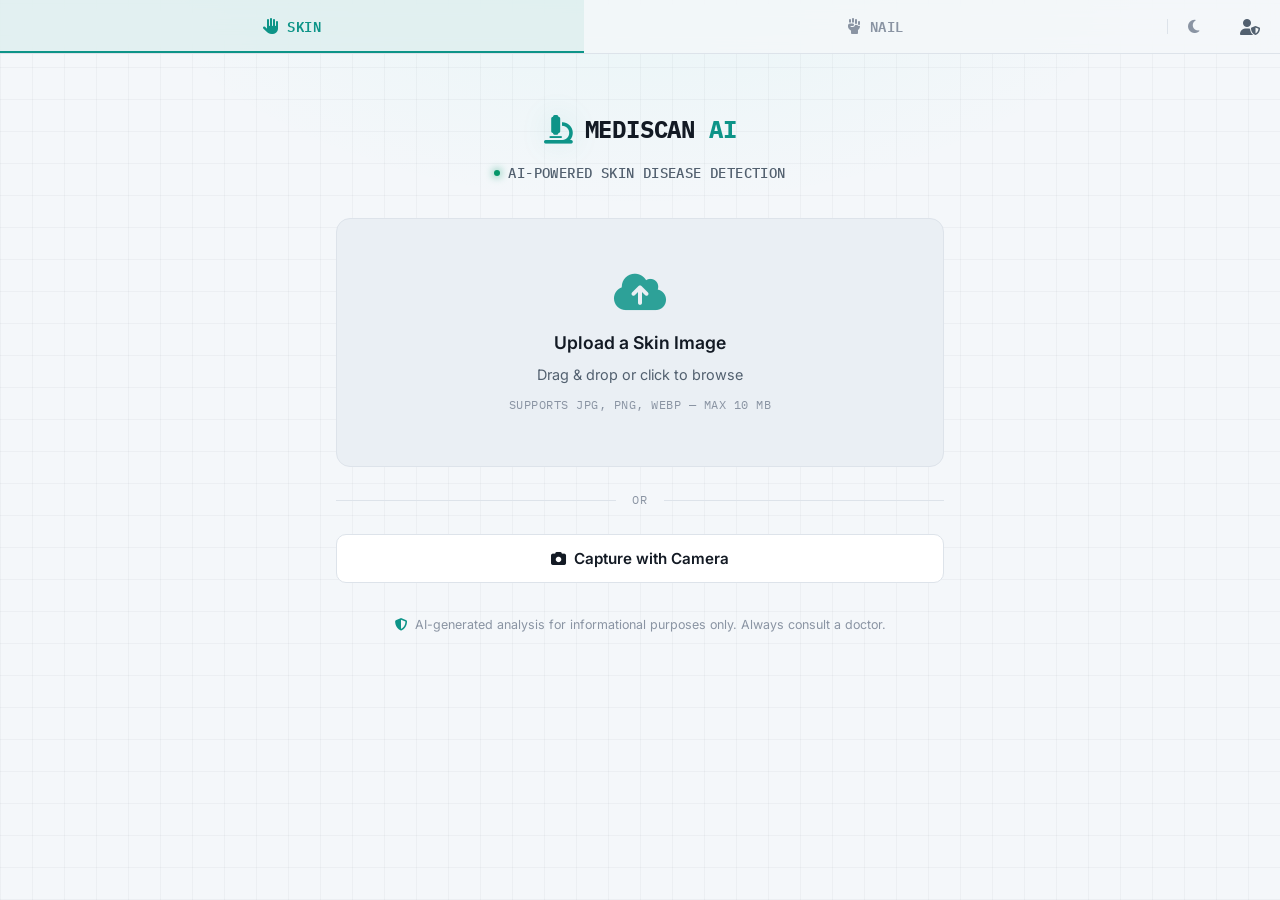
<file: frontend/index.html>
<!doctype html>
<html lang="en">
  <head>
    <meta charset="UTF-8" />
    <meta
      name="viewport"
      content="width=device-width, initial-scale=1.0, viewport-fit=cover"
    />
    <meta name="theme-color" content="#090d13" id="meta-theme-color" />
    <script>
      (function () {
        try {
          var stored = localStorage.getItem("mediscan-theme");
          var theme =
            stored ||
            (window.matchMedia &&
            window.matchMedia("(prefers-color-scheme: light)").matches
              ? "light"
              : "dark");
          if (theme === "light")
            document.documentElement.setAttribute("data-theme", "light");
        } catch (e) {}
      })();
    </script>
    <meta
      name="description"
      content="AI-Powered Skin & Nail Disease Detection — Upload or capture an image for instant AI analysis."
    />
    <meta name="apple-mobile-web-app-capable" content="yes" />
    <meta
      name="apple-mobile-web-app-status-bar-style"
      content="black-translucent"
    />
    <meta name="apple-mobile-web-app-title" content="MediScan AI" />
    <link rel="apple-touch-icon" href="icons/icon-192.png" />
    <link rel="manifest" href="manifest.json" />

    <title>MediScan AI — Skin & Nail Disease Detector</title>

    <!-- Google Fonts: Inter (body) + IBM Plex Mono (technical/readout accents) -->
    <link rel="preconnect" href="https://fonts.googleapis.com" />
    <link rel="preconnect" href="https://fonts.gstatic.com" crossorigin />
    <link
      href="https://fonts.googleapis.com/css2?family=Inter:wght@400;500;600;700;800&family=IBM+Plex+Mono:wght@500;600;700&display=swap"
      rel="stylesheet"
    />

    <!-- Font Awesome 6 (free) -->
    <link
      rel="stylesheet"
      href="https://cdnjs.cloudflare.com/ajax/libs/font-awesome/6.5.1/css/all.min.css"
    />

    <!-- Custom CSS -->
    <link rel="stylesheet" href="css/style.css" />
  </head>

  <body>
    <!-- ═══ PWA Install Banner ═══ -->
    <div id="install-banner" class="install-banner hidden">
      <div class="install-banner-content">
        <i class="fa-solid fa-mobile-screen-button"></i>
        <span>Install <strong>MediScan AI</strong> for offline access</span>
        <button id="install-btn" class="btn btn-sm">Install</button>
        <button id="dismiss-install" class="btn-icon" aria-label="Dismiss">
          <i class="fa-solid fa-xmark"></i>
        </button>
      </div>
    </div>

    <!-- ═══ Navigation Tabs ═══ -->
    <nav class="nav-tabs" id="nav-tabs">
      <button id="nav-skin" class="nav-tab active" data-mode="skin">
        <i class="fa-solid fa-hand"></i>
        <span>Skin</span>
      </button>

      <button id="nav-nail" class="nav-tab" data-mode="nail">
        <i class="fa-solid fa-hand-fist"></i>
        <span>Nail</span>
      </button>

      <button
        id="theme-toggle"
        class="theme-toggle"
        aria-label="Switch between light and dark theme"
        title="Switch theme"
      >
        <i class="fa-solid fa-sun icon-sun"></i>
        <i class="fa-solid fa-moon icon-moon"></i>
      </button>

      <button id="loginBtn" class="admin-btn">
        <i class="fa-solid fa-user-shield"></i>
      </button>
    </nav>

    <!-- ═══ Main Container ═══ -->
    <main class="container">
      <!-- Header -->
      <header class="header">
        <div class="logo">
          <i class="fa-solid fa-microscope"></i>
          <h1>MediScan <span>AI</span></h1>
        </div>
        <p class="subtitle" id="page-subtitle">
          AI-Powered Skin Disease Detection
        </p>
      </header>

      <!-- Upload Section -->
      <section class="upload-section" id="upload-section">
        <div class="upload-zone" id="upload-zone">
          <div class="upload-zone-content" id="upload-zone-content">
            <i class="fa-solid fa-cloud-arrow-up upload-icon"></i>
            <h3 id="upload-heading">Upload a Skin Image</h3>
            <p>Drag & drop or click to browse</p>
            <p class="upload-hint">Supports JPG, PNG, WEBP — Max 10 MB</p>
          </div>
          <input type="file" id="image-input" accept="image/*" hidden />
        </div>

        <div class="divider">
          <span>or</span>
        </div>

        <!-- Camera Capture -->
        <div class="camera-section">
          <button id="camera-btn" class="btn btn-camera">
            <i class="fa-solid fa-camera"></i> Capture with Camera
          </button>
          <video
            id="camera-preview"
            class="camera-preview hidden"
            autoplay
            playsinline
          ></video>
          <div class="camera-actions hidden" id="camera-actions">
            <button id="capture-btn" class="btn btn-primary">
              <i class="fa-solid fa-camera"></i> Capture
            </button>
            <button id="close-camera-btn" class="btn btn-secondary">
              <i class="fa-solid fa-xmark"></i> Close
            </button>
          </div>
        </div>

        <!-- Preview & Analyze -->
        <div id="preview-section" class="preview-section hidden">
          <h3>Image Preview</h3>
          <div class="preview-wrapper">
            <img id="preview-image" alt="Preview" />
            <button
              id="remove-image-btn"
              class="btn-icon remove-btn"
              aria-label="Remove image"
            >
              <i class="fa-solid fa-xmark"></i>
            </button>
          </div>
          <button id="analyze-btn" class="btn btn-primary btn-analyze">
            <i class="fa-solid fa-flask"></i> Analyze Condition
          </button>
        </div>
      </section>

      <!-- Loading -->
      <section id="loading-section" class="loading-section hidden">
        <div class="spinner"></div>
        <p class="loading-text" id="loading-text">Analyzing your skin image</p>
        <p class="loading-sub">This usually takes a few seconds</p>
      </section>

      <!-- Results Dashboard -->
      <section id="results-section" class="results-section hidden">
        <div class="results-header">
          <h2><i class="fa-solid fa-clipboard-check"></i> Analysis Results</h2>
          <button id="new-analysis-btn" class="btn btn-secondary btn-sm">
            <i class="fa-solid fa-arrow-left"></i> New Analysis
          </button>
        </div>

        <!-- Disease Name Hero with Image -->
        <div class="result-hero">
          <div class="hero-image-wrapper">
            <img id="result-image" class="result-image" alt="Analyzed image" />
          </div>
          <div class="hero-badge">
            <i class="fa-solid fa-microscope"></i>
            <span>Detected Condition</span>
          </div>
          <h3 id="disease-name" class="disease-name">—</h3>
        </div>

        <!-- Metrics Grid (4 cards) -->
        <div class="metrics-grid">
          <div class="metric-card">
            <div
              class="metric-icon"
              style="background: rgba(45, 216, 196, 0.15)"
            >
              <i class="fa-solid fa-chart-line" style="color: #2dd8c4"></i>
            </div>
            <div class="metric-info">
              <span class="metric-label">Probability</span>
              <span id="probability-value" class="metric-number">0%</span>
            </div>
            <div class="metric-track">
              <div
                class="metric-fill"
                id="probability-bar"
                style="width: 0%; background: #2dd8c4"
              ></div>
            </div>
          </div>
          <div class="metric-card">
            <div
              class="metric-icon"
              style="background: rgba(52, 211, 153, 0.15)"
            >
              <i class="fa-solid fa-shield-halved" style="color: #34d399"></i>
            </div>
            <div class="metric-info">
              <span class="metric-label">Confidence</span>
              <span id="confidence-value" class="metric-number">0%</span>
            </div>
            <div class="metric-track">
              <div
                class="metric-fill"
                id="confidence-bar"
                style="width: 0%; background: #34d399"
              ></div>
            </div>
          </div>
          <div class="metric-card">
            <div
              class="metric-icon"
              style="background: rgba(240, 180, 41, 0.15)"
            >
              <i class="fa-solid fa-bullseye" style="color: #f0b429"></i>
            </div>
            <div class="metric-info">
              <span class="metric-label">Accuracy</span>
              <span id="accuracy-value" class="metric-number">0%</span>
            </div>
            <div class="metric-track">
              <div
                class="metric-fill"
                id="accuracy-bar"
                style="width: 0%; background: #f0b429"
              ></div>
            </div>
          </div>
          <div class="metric-card">
            <div
              class="metric-icon"
              style="background: rgba(251, 99, 96, 0.15)"
            >
              <i
                class="fa-solid fa-triangle-exclamation"
                style="color: #fb6360"
              ></i>
            </div>
            <div class="metric-info">
              <span class="metric-label">Risk Level</span>
              <span id="risk-value" class="metric-number">0%</span>
            </div>
            <div class="metric-track">
              <div
                class="metric-fill"
                id="risk-bar"
                style="width: 0%; background: #fb6360"
              ></div>
            </div>
          </div>
        </div>

        <!-- Severity & Contagious Row -->
        <div class="status-row">
          <div class="status-chip" id="severity-chip">
            <i class="fa-solid fa-triangle-exclamation"></i>
            <span>Severity: <strong id="severity">—</strong></span>
          </div>
          <div class="status-chip" id="contagious-chip">
            <i class="fa-solid fa-biohazard"></i>
            <span>Contagious: <strong id="contagious">—</strong></span>
          </div>
        </div>

        <!-- Description -->
        <div class="detail-card">
          <div class="detail-header">
            <i class="fa-solid fa-align-left"></i>
            <span>Description</span>
          </div>
          <p id="description" class="detail-text">—</p>
        </div>

        <!-- Symptoms, Causes, Treatments in a clean layout -->
        <div class="detail-card">
          <div class="detail-header">
            <i class="fa-solid fa-list"></i>
            <span>Common Symptoms</span>
          </div>
          <ul id="symptoms-list" class="detail-list"></ul>
        </div>

        <div class="detail-card">
          <div class="detail-header">
            <i class="fa-solid fa-search"></i>
            <span>Possible Causes</span>
          </div>
          <ul id="causes-list" class="detail-list"></ul>
        </div>

        <div class="detail-card">
          <div class="detail-header">
            <i class="fa-solid fa-prescription-bottle"></i>
            <span>Recommended Treatments</span>
          </div>
          <ul id="treatments-list" class="detail-list"></ul>
        </div>

        <!-- Consult Doctor Alert -->
        <div id="consult-alert" class="consult-alert hidden">
          <i class="fa-solid fa-circle-exclamation"></i>
          <div>
            <strong>Consult a Dermatologist</strong>
            <p>
              This analysis is AI-generated and not a medical diagnosis. Please
              consult a qualified healthcare professional.
            </p>
          </div>
        </div>
      </section>

      <!-- Footer -->
      <footer class="footer">
        <p>
          <i class="fa-solid fa-shield-halved"></i> AI-generated analysis for
          informational purposes only. Always consult a doctor.
        </p>
      </footer>
    </main>

    <!-- ═══ Scripts ═══ -->
    <script src="js/theme.js"></script>
    <script src="js/app.js"></script>
  </body>
</html>
</file>
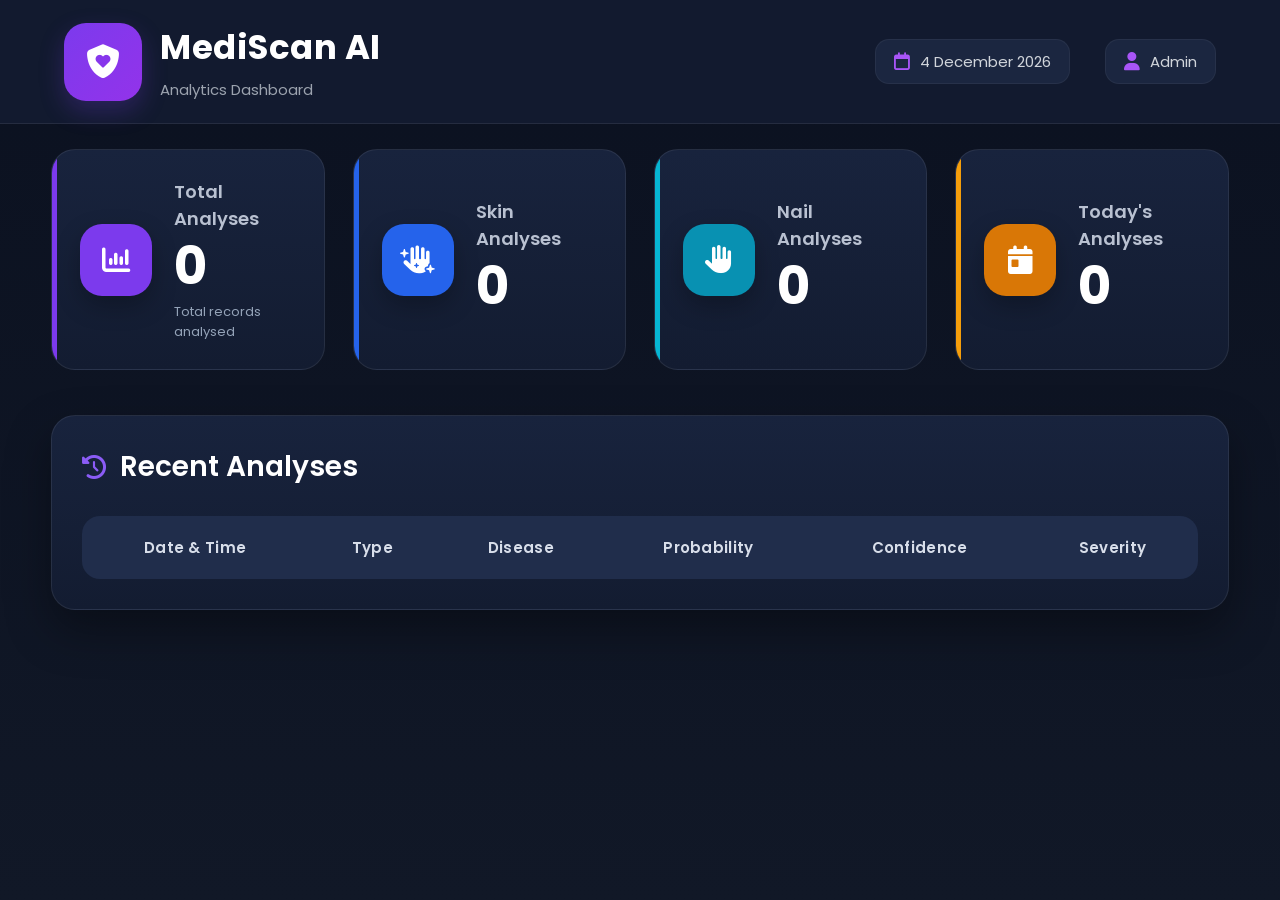
<file: frontend/dashboard.html>
<!doctype html>
<html lang="en">
  <head>
    <meta charset="UTF-8" />
    <meta name="viewport" content="width=device-width, initial-scale=1.0" />
    <title>MediScan AI Dashboard</title>

    <link rel="stylesheet" href="css/dashboard.css" />

    <!-- Google Font -->
    <link
      href="https://fonts.googleapis.com/css2?family=Poppins:wght@300;400;500;600;700&display=swap"
      rel="stylesheet"
    />

    <!-- Font Awesome Icons -->
    <link
      rel="stylesheet"
      href="https://cdnjs.cloudflare.com/ajax/libs/font-awesome/6.6.0/css/all.min.css"
    />
  </head>

  <body>
    <!-- ================= HEADER ================= -->

    <header class="header">
      <div class="logo-section">
        <div class="logo">
          <i class="fa-solid fa-shield-heart"></i>
        </div>

        <div>
          <h1>MediScan AI</h1>
          <p>Analytics Dashboard</p>
        </div>
      </div>

      <div class="header-right">
        <div class="date">
          <i class="fa-regular fa-calendar"></i>
          <span id="currentDate">28 July 2026</span>
        </div>

        <div class="admin">
          <i class="fa-solid fa-user"></i>
          <span>Admin</span>
        </div>
      </div>
    </header>

    <!-- ================= MAIN ================= -->

    <main class="container">
      <!-- Dashboard Heading -->

      <!-- ================= STATISTICS ================= -->

      <section class="stats-container">
        <!-- Total -->

        <div class="card">
          <div class="card-icon purple">
            <i class="fa-solid fa-chart-column"></i>
          </div>

          <div class="card-content">
            <h3>Total Analyses</h3>

            <h1 id="totalAnalysis">0</h1>

            <p>Total records analysed</p>
          </div>
        </div>

        <!-- Skin -->

        <div class="card">
          <div class="card-icon blue">
            <i class="fa-solid fa-hand-sparkles"></i>
          </div>
          <div class="card-content">
            <h3>Skin Analyses</h3>

            <h1 id="skinAnalysis">0</h1>
          </div>
        </div>

        <!-- Nail -->

        <div class="card">
          <div class="card-icon cyan">
            <i class="fa-solid fa-hand"></i>
          </div>

          <div class="card-content">
            <h3>Nail Analyses</h3>

            <h1 id="nailAnalysis">0</h1>
          </div>
        </div>

        <!-- Today -->

        <div class="card">
          <div class="card-icon orange">
            <i class="fa-solid fa-calendar-day"></i>
          </div>

          <div class="card-content">
            <h3>Today's Analyses</h3>

            <h1 id="todayAnalysis">0</h1>
          </div>
        </div>
      </section>

      <!-- ================= RECENT ANALYSES ================= -->

      <section class="history-section">
        <div class="history-header">
          <div class="section-title">
            <i class="fa-solid fa-clock-rotate-left"></i>

            <h2>Recent Analyses</h2>
          </div>
        </div>

        <div class="table-container">
          <table>
            <thead>
              <tr>
                <th>Date & Time</th>

                <th>Type</th>

                <th>Disease</th>

                <th>Probability</th>

                <th>Confidence</th>

                <th>Severity</th>
              </tr>
            </thead>

            <tbody id="historyTable">
              <!-- JavaScript will insert rows here -->
            </tbody>
          </table>
        </div>
      </section>
    </main>
    <script src="js/dashboard.js"></script>
  </body>
</html>
</file>
<file: frontend/css/style.css>
/* ═══════════════════════════════════════════════════════════════════
   MediScan AI — Styles
   Visual identity: clinical scanner / diagnostic readout.
   Deep indigo-navy field, teal "scan" accent, mono readouts for data,
   corner-bracket "viewfinder" frames around every image target.
   ═══════════════════════════════════════════════════════════════════ */

/* ── CSS Variables ─────────────────────────────────────────────── */
:root {
  --bg-primary: #090d13;
  --bg-secondary: #0f1520;
  --bg-card: #121926;
  --bg-card-hover: #1a2333;
  --text-primary: #eaf0f6;
  --text-secondary: #8b96a8;
  --text-muted: #576174;

  /* scan teal — the signature accent */
  --accent: #2dd8c4;
  --accent-hover: #6ee7d8;
  --accent-glow: rgba(45, 216, 196, 0.22);
  --accent-dim: rgba(45, 216, 196, 0.08);

  --success: #34d399;
  --warning: #f0b429;
  --danger: #fb6360;
  --danger-bg: rgba(251, 99, 96, 0.1);

  --border: #212c3d;
  --border-soft: #1a2432;

  --radius: 14px;
  --radius-sm: 10px;
  --radius-xs: 6px;
  --shadow: 0 8px 32px rgba(0, 0, 0, 0.45);
  --transition: 0.25s cubic-bezier(0.4, 0, 0.2, 1);

  --font-mono: "IBM Plex Mono", "SFMono-Regular", Menlo, monospace;
  --font-body:
    "Inter", -apple-system, BlinkMacSystemFont, "Segoe UI", sans-serif;

  --grid-line: rgba(255, 255, 255, 0.015);
  --hero-grad-start: #121a28;
  --hero-grad-end: #0a0f18;
  --overlay-scrim: rgba(9, 13, 19, 0.75);
  --nav-scrim: rgba(9, 13, 19, 0.85);
  color-scheme: dark;
}

/* ── Light theme ───────────────────────────────────────────────── */
html[data-theme="light"] {
  --bg-primary: #f4f7fa;
  --bg-secondary: #eaeff4;
  --bg-card: #ffffff;
  --bg-card-hover: #eef2f7;
  --text-primary: #131a24;
  --text-secondary: #52606f;
  --text-muted: #8a94a3;

  --accent: #0d9488;
  --accent-hover: #0b7d72;
  --accent-glow: rgba(13, 148, 136, 0.16);
  --accent-dim: rgba(13, 148, 136, 0.08);

  --success: #059669;
  --warning: #b45309;
  --danger: #dc2626;
  --danger-bg: rgba(220, 38, 38, 0.07);

  --border: #dde3ea;
  --border-soft: #cbd4de;
  --shadow: 0 8px 28px rgba(15, 23, 42, 0.08);

  --grid-line: rgba(15, 23, 42, 0.035);
  --hero-grad-start: #ffffff;
  --hero-grad-end: #eef2f7;
  --overlay-scrim: rgba(255, 255, 255, 0.8);
  --nav-scrim: rgba(244, 247, 250, 0.85);
  color-scheme: light;
}

html[data-theme="light"] .btn-primary {
  color: #f4f7fa;
}

html[data-theme="light"] .remove-btn {
  color: var(--text-primary);
}

html[data-theme="light"] .hero-image-wrapper,
html[data-theme="light"] .result-hero {
  box-shadow: var(--shadow);
}

/* ── Reset ─────────────────────────────────────────────────────── */
*,
*::before,
*::after {
  margin: 0;
  padding: 0;
  box-sizing: border-box;
}

html {
  scroll-behavior: smooth;
  -webkit-tap-highlight-color: transparent;
}

body {
  font-family: var(--font-body);
  background:
    radial-gradient(
      ellipse 900px 500px at 50% -10%,
      rgba(45, 216, 196, 0.07),
      transparent 60%
    ),
    repeating-linear-gradient(
      0deg,
      var(--grid-line) 0px,
      var(--grid-line) 1px,
      transparent 1px,
      transparent 32px
    ),
    repeating-linear-gradient(
      90deg,
      var(--grid-line) 0px,
      var(--grid-line) 1px,
      transparent 1px,
      transparent 32px
    ),
    var(--bg-primary);
  color: var(--text-primary);
  min-height: 100vh;
  min-height: 100dvh;
  line-height: 1.6;
  -webkit-font-smoothing: antialiased;
  transition:
    background-color var(--transition),
    color var(--transition);
}

body,
.upload-zone,
.preview-wrapper,
.result-hero,
.metric-card,
.detail-card,
.status-chip,
.nav-tabs,
.btn-secondary,
.btn-camera,
.install-banner {
  transition:
    background-color var(--transition),
    border-color var(--transition),
    color var(--transition),
    box-shadow var(--transition);
}

::selection {
  background: var(--accent);
  color: #06110f;
}

:focus-visible {
  outline: 2px solid var(--accent);
  outline-offset: 2px;
  border-radius: 4px;
}

/* ── Container ─────────────────────────────────────────────────── */
.container {
  max-width: 640px;
  margin: 0 auto;
  padding: 20px 16px 40px;
}

/* ── Header ────────────────────────────────────────────────────── */
.header {
  text-align: center;
  padding: 36px 0 26px;
}

.logo {
  display: flex;
  align-items: center;
  justify-content: center;
  gap: 12px;
  margin-bottom: 10px;
}

.logo i {
  font-size: 1.8rem;
  color: var(--accent);
  filter: drop-shadow(0 0 14px var(--accent-glow));
}

.logo h1 {
  font-family: var(--font-mono);
  font-size: 1.5rem;
  font-weight: 700;
  letter-spacing: -0.2px;
  text-transform: uppercase;
}

.logo h1 span {
  color: var(--accent);
}

.subtitle {
  color: var(--text-secondary);
  font-size: 0.85rem;
  font-weight: 500;
  font-family: var(--font-mono);
  letter-spacing: 0.4px;
  text-transform: uppercase;
  position: relative;
  display: inline-flex;
  align-items: center;
  gap: 8px;
}

.subtitle::before {
  content: "";
  width: 6px;
  height: 6px;
  border-radius: 50%;
  background: var(--success);
  box-shadow: 0 0 8px var(--success);
  display: inline-block;
  animation: pulse-dot 2s ease-in-out infinite;
}

@keyframes pulse-dot {
  0%,
  100% {
    opacity: 1;
  }
  50% {
    opacity: 0.35;
  }
}

/* ── Viewfinder frame (signature element) ─────────────────────────
   Corner-bracket marks applied via layered gradients — no extra
   markup required, works on any element that gets this class. ── */
.upload-zone,
.preview-wrapper,
.hero-image-wrapper,
.camera-preview {
  --vf-color: var(--accent);
  --vf-len: 18px;
  --vf-thick: 2px;
  background-image:
    linear-gradient(
      to right,
      var(--vf-color) var(--vf-thick),
      transparent var(--vf-thick)
    ),
    linear-gradient(
      to bottom,
      var(--vf-color) var(--vf-thick),
      transparent var(--vf-thick)
    ),
    linear-gradient(
      to left,
      var(--vf-color) var(--vf-thick),
      transparent var(--vf-thick)
    ),
    linear-gradient(
      to bottom,
      var(--vf-color) var(--vf-thick),
      transparent var(--vf-thick)
    ),
    linear-gradient(
      to right,
      var(--vf-color) var(--vf-thick),
      transparent var(--vf-thick)
    ),
    linear-gradient(
      to top,
      var(--vf-color) var(--vf-thick),
      transparent var(--vf-thick)
    ),
    linear-gradient(
      to left,
      var(--vf-color) var(--vf-thick),
      transparent var(--vf-thick)
    ),
    linear-gradient(
      to top,
      var(--vf-color) var(--vf-thick),
      transparent var(--vf-thick)
    );
  background-repeat: no-repeat;
  background-size:
    var(--vf-len) var(--vf-thick),
    var(--vf-thick) var(--vf-len),
    var(--vf-len) var(--vf-thick),
    var(--vf-thick) var(--vf-len),
    var(--vf-len) var(--vf-thick),
    var(--vf-thick) var(--vf-len),
    var(--vf-len) var(--vf-thick),
    var(--vf-thick) var(--vf-len);
  background-position:
    top left,
    top left,
    top right,
    top right,
    bottom left,
    bottom left,
    bottom right,
    bottom right;
  opacity: 0;
  animation: vf-in 0.3s ease forwards;
  animation-delay: 0.1s;
}

@keyframes vf-in {
  to {
    opacity: 1;
  }
}

/* ── Upload Zone ───────────────────────────────────────────────── */
.upload-section {
  margin-top: 8px;
}

.upload-zone {
  border: 1px solid var(--border);
  border-radius: var(--radius);
  padding: 52px 24px;
  text-align: center;
  cursor: pointer;
  transition: var(--transition);
  background-color: var(--bg-secondary);
  position: relative;
}

.upload-zone:hover,
.upload-zone.drag-over {
  --vf-color: var(--accent-hover);
  background-color: var(--accent-dim);
  box-shadow:
    0 0 0 1px var(--accent-glow),
    0 0 32px var(--accent-glow);
}

.upload-icon {
  font-size: 2.6rem;
  color: var(--accent);
  margin-bottom: 16px;
  opacity: 0.85;
}

.upload-zone h3 {
  font-size: 1.1rem;
  font-weight: 600;
  margin-bottom: 6px;
}

.upload-zone p {
  color: var(--text-secondary);
  font-size: 0.9rem;
}

.upload-hint {
  font-family: var(--font-mono);
  font-size: 0.72rem !important;
  color: var(--text-muted) !important;
  margin-top: 10px;
  text-transform: uppercase;
  letter-spacing: 0.5px;
}

/* ── Divider ───────────────────────────────────────────────────── */
.divider {
  display: flex;
  align-items: center;
  gap: 16px;
  margin: 24px 0;
  color: var(--text-muted);
  font-family: var(--font-mono);
  font-size: 0.72rem;
  text-transform: uppercase;
  letter-spacing: 1px;
}

.divider::before,
.divider::after {
  content: "";
  flex: 1;
  height: 1px;
  background: var(--border);
}

/* ── Buttons ───────────────────────────────────────────────────── */
.btn {
  display: inline-flex;
  align-items: center;
  justify-content: center;
  gap: 8px;
  padding: 12px 24px;
  border: none;
  border-radius: var(--radius-sm);
  font-family: inherit;
  font-size: 0.95rem;
  font-weight: 600;
  cursor: pointer;
  transition: var(--transition);
  text-decoration: none;
}

.btn-primary {
  background: var(--accent);
  color: #06120f;
}

.btn-primary:hover {
  background: var(--accent-hover);
  box-shadow: 0 0 24px var(--accent-glow);
  transform: translateY(-1px);
}

.btn-primary:disabled {
  opacity: 0.5;
  cursor: not-allowed;
  transform: none;
  box-shadow: none;
}

.btn-secondary {
  background: var(--bg-card);
  color: var(--text-primary);
  border: 1px solid var(--border);
}

.btn-secondary:hover {
  background: var(--bg-card-hover);
  border-color: var(--accent);
}

.btn-camera {
  width: 100%;
  background: var(--bg-card);
  color: var(--text-primary);
  border: 1px solid var(--border);
  padding: 14px;
}

.btn-camera:hover {
  background: var(--bg-card-hover);
  border-color: var(--accent);
  color: var(--accent);
}

.btn-sm {
  padding: 8px 16px;
  font-size: 0.85rem;
}

.btn-icon {
  background: none;
  border: none;
  color: var(--text-secondary);
  cursor: pointer;
  padding: 6px;
  border-radius: 50%;
  transition: var(--transition);
  display: inline-flex;
  align-items: center;
  justify-content: center;
}

.btn-icon:hover {
  color: var(--text-primary);
  background: rgba(255, 255, 255, 0.08);
}

/* ── Camera ────────────────────────────────────────────────────── */
.camera-preview {
  width: 100%;
  border-radius: var(--radius-sm);
  background: #000;
  margin-top: 12px;
  max-height: 400px;
  object-fit: cover;
}

.camera-actions {
  display: flex;
  gap: 12px;
  margin-top: 12px;
}

.camera-actions .btn {
  flex: 1;
}

/* ── Preview ───────────────────────────────────────────────────── */
.preview-section {
  margin-top: 24px;
}

.preview-section h3 {
  font-family: var(--font-mono);
  font-size: 0.78rem;
  font-weight: 600;
  margin-bottom: 12px;
  color: var(--text-muted);
  text-transform: uppercase;
  letter-spacing: 0.6px;
}

.preview-wrapper {
  position: relative;
  display: inline-block;
  width: 100%;
  border-radius: var(--radius-sm);
  padding: 4px;
}

.preview-wrapper img {
  width: 100%;
  border-radius: 4px;
  max-height: 400px;
  object-fit: contain;
  background: var(--bg-secondary);
  display: block;
}

.remove-btn {
  position: absolute;
  top: 12px;
  right: 12px;
  background: var(--overlay-scrim);
  backdrop-filter: blur(4px);
  color: var(--text-primary);
  width: 32px;
  height: 32px;
}

.remove-btn:hover {
  background: var(--bg-card-hover);
}

.btn-analyze {
  width: 100%;
  margin-top: 16px;
  padding: 14px;
  font-size: 1.02rem;
  letter-spacing: 0.2px;
}

/* ── Loading ───────────────────────────────────────────────────── */
.loading-section {
  text-align: center;
  padding: 56px 0;
}

.spinner {
  width: 64px;
  height: 64px;
  margin: 0 auto 22px;
  border-radius: 50%;
  position: relative;
  background: conic-gradient(from 0deg, var(--accent), transparent 65%);
  animation: spin 1s linear infinite;
  -webkit-mask: radial-gradient(
    farthest-side,
    transparent calc(100% - 4px),
    #000 calc(100% - 4px)
  );
  mask: radial-gradient(
    farthest-side,
    transparent calc(100% - 4px),
    #000 calc(100% - 4px)
  );
}

.spinner::after {
  content: "";
  position: absolute;
  inset: 0;
  border-radius: 50%;
  border: 1px solid var(--border);
}

@keyframes spin {
  to {
    transform: rotate(360deg);
  }
}

.loading-text {
  font-family: var(--font-mono);
  font-size: 0.95rem;
  font-weight: 600;
  letter-spacing: 0.3px;
}

.loading-text::after {
  content: "";
  display: inline-block;
  width: 1ch;
  animation: ellipsis 1.4s steps(4, end) infinite;
  overflow: hidden;
  vertical-align: bottom;
}

@keyframes ellipsis {
  0% {
    content: "";
  }
  25% {
    content: ".";
  }
  50% {
    content: "..";
  }
  75% {
    content: "...";
  }
}

.loading-sub {
  color: var(--text-muted);
  font-size: 0.85rem;
  margin-top: 8px;
}

/* ── Results ───────────────────────────────────────────────────── */
.results-section {
  animation: fadeInUp 0.5s ease;
}

@keyframes fadeInUp {
  from {
    opacity: 0;
    transform: translateY(20px);
  }

  to {
    opacity: 1;
    transform: translateY(0);
  }
}

.results-header {
  display: flex;
  align-items: center;
  justify-content: space-between;
  margin-bottom: 20px;
}

.results-header h2 {
  font-family: var(--font-mono);
  font-size: 1.02rem;
  font-weight: 700;
  text-transform: uppercase;
  letter-spacing: 0.4px;
}

.results-header h2 i {
  color: var(--accent);
  margin-right: 8px;
}

/* ── Result Hero (Disease Name) ────────────────────────────────── */
.result-hero {
  background: linear-gradient(
    160deg,
    var(--hero-grad-start) 0%,
    var(--hero-grad-end) 100%
  );
  border: 1px solid var(--border);
  border-radius: var(--radius);
  padding: 26px 24px;
  margin-bottom: 16px;
  text-align: center;
  position: relative;
  overflow: hidden;
}

.result-hero::before {
  content: "";
  position: absolute;
  top: 0;
  left: -20%;
  width: 140%;
  height: 1px;
  background: linear-gradient(90deg, transparent, var(--accent), transparent);
  opacity: 0.6;
}

.hero-image-wrapper {
  width: 116px;
  height: 116px;
  margin: 0 auto 16px;
  border-radius: var(--radius-sm);
  overflow: hidden;
  padding: 4px;
  box-shadow: 0 4px 24px rgba(0, 0, 0, 0.5);
}

.result-image {
  width: 100%;
  height: 100%;
  object-fit: cover;
  display: block;
  border-radius: 4px;
}

.hero-badge {
  display: inline-flex;
  align-items: center;
  gap: 7px;
  background: var(--accent-dim);
  border: 1px solid rgba(45, 216, 196, 0.25);
  border-radius: 4px;
  padding: 4px 12px;
  font-family: var(--font-mono);
  font-size: 0.68rem;
  font-weight: 600;
  text-transform: uppercase;
  letter-spacing: 0.8px;
  color: var(--accent);
  margin-bottom: 14px;
}

.hero-badge i {
  font-size: 0.75rem;
}

.disease-name {
  font-size: 1.45rem;
  font-weight: 800;
  color: var(--text-primary);
  letter-spacing: -0.3px;
}

/* ── Metrics Grid ──────────────────────────────────────────────── */
.metrics-grid {
  display: grid;
  grid-template-columns: 1fr 1fr;
  gap: 10px;
  margin-bottom: 14px;
}

.metric-card {
  background: var(--bg-card);
  border: 1px solid var(--border);
  border-radius: var(--radius-sm);
  padding: 14px;
  display: flex;
  flex-direction: column;
  gap: 10px;
  transition: var(--transition);
}

.metric-card:hover {
  border-color: var(--border-soft);
  background: var(--bg-card-hover);
}

.metric-card .metric-icon {
  width: 30px;
  height: 30px;
  border-radius: 7px;
  display: flex;
  align-items: center;
  justify-content: center;
  font-size: 0.85rem;
}

.metric-info {
  display: flex;
  justify-content: space-between;
  align-items: center;
}

.metric-label {
  font-family: var(--font-mono);
  font-size: 0.66rem;
  font-weight: 600;
  text-transform: uppercase;
  letter-spacing: 0.5px;
  color: var(--text-muted);
}

.metric-number {
  font-family: var(--font-mono);
  font-size: 1.05rem;
  font-weight: 700;
  color: var(--text-primary);
}

.metric-track {
  width: 100%;
  height: 5px;
  background: var(--bg-primary);
  border-radius: 99px;
  overflow: hidden;
}

.metric-fill {
  height: 100%;
  border-radius: 99px;
  transition: width 1.2s cubic-bezier(0.4, 0, 0.2, 1);
}

/* ── Status Row (Severity & Contagious) ────────────────────────── */
.status-row {
  display: flex;
  gap: 10px;
  margin-bottom: 14px;
}

.status-chip {
  flex: 1;
  display: flex;
  align-items: center;
  gap: 8px;
  background: var(--bg-card);
  border: 1px solid var(--border);
  border-radius: var(--radius-sm);
  padding: 12px 14px;
  font-size: 0.83rem;
  color: var(--text-secondary);
}

.status-chip i {
  font-size: 0.95rem;
  color: var(--accent);
}

.status-chip strong {
  color: var(--text-primary);
  font-weight: 700;
  font-family: var(--font-mono);
  font-size: 0.8rem;
}

/* ── Detail Cards (Description, Symptoms, etc.) ────────────────── */
.detail-card {
  background: var(--bg-card);
  border: 1px solid var(--border);
  border-left: 2px solid var(--border);
  border-radius: var(--radius-sm);
  padding: 16px 18px;
  margin-bottom: 10px;
  transition: border-color var(--transition);
}

.detail-card:hover {
  border-left-color: var(--accent);
}

.detail-header {
  display: flex;
  align-items: center;
  gap: 8px;
  font-family: var(--font-mono);
  font-size: 0.72rem;
  font-weight: 600;
  text-transform: uppercase;
  letter-spacing: 0.6px;
  color: var(--text-muted);
  margin-bottom: 10px;
}

.detail-header i {
  font-size: 0.85rem;
  color: var(--accent);
}

.detail-text {
  color: var(--text-primary);
  font-size: 0.92rem;
  line-height: 1.7;
}

.detail-list {
  list-style: none;
}

.detail-list li {
  position: relative;
  padding: 5px 0 5px 18px;
  font-size: 0.9rem;
  color: var(--text-secondary);
  line-height: 1.5;
}

.detail-list li::before {
  content: "";
  position: absolute;
  left: 2px;
  top: 12px;
  width: 6px;
  height: 6px;
  border-radius: 50%;
  background: var(--accent);
  opacity: 0.75;
}

/* ── Consult Alert ─────────────────────────────────────────────── */
.consult-alert {
  display: flex;
  align-items: flex-start;
  gap: 14px;
  background: var(--danger-bg);
  border: 1px solid rgba(251, 99, 96, 0.25);
  border-radius: var(--radius-sm);
  padding: 16px 20px;
  margin-top: 16px;
}

.consult-alert i {
  font-size: 1.4rem;
  color: var(--danger);
  flex-shrink: 0;
  margin-top: 2px;
}

.consult-alert strong {
  display: block;
  color: var(--danger);
  font-size: 0.92rem;
  margin-bottom: 4px;
}

.consult-alert p {
  color: var(--text-secondary);
  font-size: 0.85rem;
  line-height: 1.5;
}

/* ── Install Banner ────────────────────────────────────────────── */
.install-banner {
  position: fixed;
  bottom: 0;
  left: 0;
  right: 0;
  background: var(--bg-card);
  border-top: 1px solid var(--border);
  padding: 12px 16px;
  z-index: 1000;
  animation: slideUp 0.4s ease;
  box-shadow: 0 -4px 20px rgba(0, 0, 0, 0.3);
}

@keyframes slideUp {
  from {
    transform: translateY(100%);
  }

  to {
    transform: translateY(0);
  }
}

.install-banner-content {
  display: flex;
  align-items: center;
  gap: 12px;
  max-width: 640px;
  margin: 0 auto;
}

.install-banner-content i {
  font-size: 1.4rem;
  color: var(--accent);
}

.install-banner-content span {
  flex: 1;
  font-size: 0.9rem;
}

.install-banner-content .btn {
  flex-shrink: 0;
}

/* ── Footer ────────────────────────────────────────────────────── */
.footer {
  text-align: center;
  padding: 32px 0 16px;
  color: var(--text-muted);
  font-size: 0.78rem;
  line-height: 1.6;
}

.footer i {
  color: var(--accent);
  margin-right: 4px;
}

/* ── Navigation Tabs ──────────────────────────────────────────── */
.nav-tabs {
  display: flex;
  position: sticky;
  top: 0;
  z-index: 100;
  background: var(--nav-scrim);
  backdrop-filter: blur(10px);
  border-bottom: 1px solid var(--border);
  padding: 0;
}

.nav-tab {
  flex: 1;
  display: flex;
  align-items: center;
  justify-content: center;
  gap: 8px;
  padding: 14px 16px;
  background: transparent;
  border: none;
  border-bottom: 2px solid transparent;
  color: var(--text-muted);
  font-family: var(--font-mono);
  font-size: 0.85rem;
  font-weight: 600;
  text-transform: uppercase;
  letter-spacing: 0.5px;
  cursor: pointer;
  transition: var(--transition);
}

.nav-tab i {
  font-size: 1rem;
}

.nav-tab:hover {
  color: var(--text-secondary);
  background: var(--accent-dim);
}

.nav-tab.active {
  color: var(--accent);
  border-bottom-color: var(--accent);
  background: var(--accent-dim);
}
/* ==========================
   NAVIGATION LAYOUT
========================== */

.nav-tabs {
  display: flex;
  justify-content: space-between;
  align-items: center;
}

.nav-left {
  display: flex;
  gap: 10px;
}

.nav-right {
  display: flex;
  align-items: center;
  gap: 12px;
}

.theme-toggle {
  flex: 0 0 auto;
  display: flex;
  align-items: center;
  justify-content: center;
  width: 52px;
  background: transparent;
  border: none;
  border-left: 1px solid var(--border);
  color: var(--text-muted);
  cursor: pointer;
  font-size: 0.95rem;
  transition: var(--transition);
}

.theme-toggle:hover {
  color: var(--accent);
  background: var(--accent-dim);
}

.theme-toggle .icon-moon {
  display: none;
}

html[data-theme="light"] .theme-toggle .icon-sun {
  display: none;
}

html[data-theme="light"] .theme-toggle .icon-moon {
  display: inline-block;
}

.admin-btn {
  display: flex;
  align-items: center;
  gap: 8px;
  height: 48px;
  padding: 0 20px;

  background: transparent;
  border: none;
  border-left: 1px solid rgba(255, 255, 255, 0.08);

  color: var(--text-secondary);
  font-size: 15px;
  font-weight: 600;
  cursor: pointer;

  transition: all 0.25s ease;
}

.admin-btn i {
  font-size: 16px;
}

.admin-btn:hover {
  color: #2dd8c4;
  background: rgba(45, 216, 196, 0.08);
}

.admin-btn:focus {
  outline: none;
}

/* ── Utility ───────────────────────────────────────────────────── */
.hidden {
  display: none !important;
}

/* ── Reduced motion ────────────────────────────────────────────── */
@media (prefers-reduced-motion: reduce) {
  *,
  *::before,
  *::after {
    animation-duration: 0.001ms !important;
    animation-iteration-count: 1 !important;
    transition-duration: 0.001ms !important;
    scroll-behavior: auto !important;
  }
}

/* ── Responsive ────────────────────────────────────────────────── */
@media (max-width: 480px) {
  .container {
    padding: 12px 12px 32px;
  }

  .header {
    padding: 22px 0 16px;
  }

  .logo h1 {
    font-size: 1.2rem;
  }

  .upload-zone {
    padding: 36px 16px;
  }

  .disease-name {
    font-size: 1.2rem;
  }

  .metrics-grid {
    grid-template-columns: 1fr 1fr;
    gap: 8px;
  }

  .metric-card {
    padding: 10px;
  }

  .status-row {
    flex-direction: column;
    gap: 8px;
  }

  .install-banner-content {
    flex-wrap: wrap;
  }

  .install-banner-content span {
    flex: 0 0 100%;
    order: -1;
    margin-bottom: 4px;
  }
}
</file>
<file: frontend/css/dashboard.css>
/* Dashoard css */

/* ===========================
   GOOGLE FONT
=========================== */

* {
  margin: 0;
  padding: 0;
  box-sizing: border-box;
  font-family: "Poppins", sans-serif;
}

/* ===========================
   BODY
=========================== */

body {
  background: linear-gradient(180deg, #0b1120 0%, #111827 100%);
  color: #ffffff;
  min-height: 100vh;
}

/* ===========================
   CONTAINER
=========================== */

.container {
  width: 92%;
  max-width: 1450px;
  margin: 25px auto;
}

/* ===========================
   HEADER
=========================== */

.header {
  display: flex;
  justify-content: space-between;
  align-items: center;

  padding: 22px 5%;

  background: rgba(19, 28, 49, 0.9);

  backdrop-filter: blur(14px);

  border-bottom: 1px solid rgba(255, 255, 255, 0.08);

  position: sticky;

  top: 0;

  z-index: 100;
}

/* ===========================
   LOGO
=========================== */

.logo-section {
  display: flex;
  align-items: center;
  gap: 18px;
}

.logo {
  width: 78px;
  height: 78px;

  border-radius: 22px;

  display: flex;
  justify-content: center;
  align-items: center;

  background: linear-gradient(135deg, #7c3aed, #9333ea);

  box-shadow: 0 10px 25px rgba(124, 58, 237, 0.25);

  transition: 0.3s;
}

.logo:hover {
  transform: rotate(-5deg) scale(1.05);
}

.logo i {
  color: white;

  font-size: 34px;
}

.logo-section h1 {
  font-size: 34px;

  font-weight: 700;

  letter-spacing: 0.5px;
}

.logo-section p {
  margin-top: 5px;

  color: #9ca3af;

  font-size: 15px;
}

/* ===========================
   RIGHT HEADER
=========================== */

.header-right {
  display: flex;
  align-items: center;
  gap: 35px;
}

.date,
.admin {
  background: #1b2640;

  padding: 10px 18px;

  border-radius: 14px;

  border: 1px solid rgba(255, 255, 255, 0.05);

  display: flex;

  align-items: center;

  gap: 10px;

  font-size: 15px;

  color: #d1d5db;
}

.date i,
.admin i {
  color: #a855f7;
  font-size: 18px;
}

/* ===========================
   DASHBOARD TITLE
=========================== */

.dashboard-heading {
  margin: 45px 0;

  display: flex;

  justify-content: space-between;

  align-items: center;
}

.dashboard-title {
  display: flex;

  align-items: center;

  gap: 20px;
}

.dashboard-icon {
  width: 70px;

  height: 70px;

  display: flex;

  justify-content: center;

  align-items: center;

  border-radius: 20px;

  background: linear-gradient(135deg, #7c3aed, #5b21b6);

  font-size: 28px;

  box-shadow: 0 12px 25px rgba(124, 58, 237, 0.3);
}

.dashboard-heading h2 {
  font-size: 42px;

  font-weight: 700;

  margin-bottom: 5px;
}

.dashboard-heading p {
  font-size: 16px;

  color: #9ca3af;

  line-height: 1.7;
}
/* ===========================
   STATISTICS CARDS
=========================== */

.stats-container {
  display: grid;

  grid-template-columns: repeat(4, 1fr);

  gap: 28px;

  margin-bottom: 45px;
}

/* ===========================
   SINGLE CARD
=========================== */

.card {
  background: linear-gradient(180deg, #18233d, #131c31);

  border: 1px solid rgba(255, 255, 255, 0.08);

  border-radius: 24px;

  padding: 28px;

  display: flex;

  align-items: center;

  gap: 22px;

  transition: 0.35s;

  position: relative;

  overflow: hidden;
}

.card::before {
  content: "";

  position: absolute;

  top: 0;

  left: 0;

  width: 5px;

  height: 100%;

  background: #7c3aed;
}

.stats-container .card:nth-child(1)::before {
  background: #7c3aed;
}

.stats-container .card:nth-child(2)::before {
  background: #2563eb;
}

.stats-container .card:nth-child(3)::before {
  background: #06b6d4;
}

.stats-container .card:nth-child(4)::before {
  background: #f59e0b;
}

.card:hover {
  transform: translateY(-8px);

  box-shadow: 0 18px 40px rgba(0, 0, 0, 0.45);
}
/* ===========================
   CARD ICON
=========================== */

.card-icon {
  width: 72px;

  height: 72px;

  display: flex;

  justify-content: center;

  align-items: center;

  border-radius: 22px;

  font-size: 28px;

  color: white;

  box-shadow: 0 10px 25px rgba(0, 0, 0, 0.25);
}
/* Colors */

.purple {
  background: #7c3aed;
}

.blue {
  background: #2563eb;
}

.cyan {
  background: #0891b2;
}

.orange {
  background: #d97706;
}

/* ===========================
   CARD TEXT
=========================== */

.card-content {
  flex: 1;
}

.card-content h3 {
  font-size: 18px;

  font-weight: 600;

  color: #b9c1d1;

  margin-bottom: 8px;
}

.card-content h1 {
  font-size: 52px;

  font-weight: 700;

  line-height: 1;

  margin-bottom: 10px;
}
.card-content p {
  font-size: 13px;

  color: #94a3b8;

  line-height: 1.5;
}
/* =====================================
   RECENT ANALYSES SECTION
===================================== */

.history-section {
  margin-top: 45px;

  background: linear-gradient(180deg, #18233d, #131c31);

  border-radius: 24px;

  border: 1px solid rgba(255, 255, 255, 0.08);

  padding: 30px;

  box-shadow: 0 20px 45px rgba(0, 0, 0, 0.35);
}

/* =====================================
   SECTION TITLE
===================================== */

.history-header {
  display: flex;

  justify-content: space-between;

  align-items: center;

  margin-bottom: 28px;
}

.section-title {
  display: flex;

  align-items: center;

  gap: 14px;
}

.section-title i {
  font-size: 24px;

  color: #8b5cf6;
}

.section-title h2 {
  font-size: 28px;

  font-weight: 700;
}

.history-header h2 {
  font-size: 28px;

  font-weight: 600;
}

/* =====================================
   TABLE
===================================== */

.table-container {
  width: 100%;

  overflow-x: auto;

  overflow-y: hidden;

  -webkit-overflow-scrolling: touch;

  border-radius: 18px;
}

table {
  width: 100%;

  min-width: 900px;

  border-collapse: collapse;

  background: #131c31;
}

thead {
  background: #202d4b;
}

thead th {
  padding: 20px;

  font-size: 15px;

  font-weight: 600;

  letter-spacing: 0.3px;

  color: #d8deea;

  text-transform: none;
}

tbody td {
  padding: 22px 20px;

  font-size: 15px;

  color: #e5e7eb;

  border-bottom: 1px solid rgba(255, 255, 255, 0.06);
}

tbody tr {
  transition: 0.3s;
}

tbody tr:hover {
  background: #1f2b46;

  transform: scale(1.01);
}

tbody tr:nth-child(even) {
  background: rgba(255, 255, 255, 0.015);
}
/* =====================================
   BADGES
===================================== */

.badge {
  display: inline-flex;

  align-items: center;

  justify-content: center;

  padding: 8px 18px;

  border-radius: 50px;

  font-size: 13px;

  font-weight: 600;
}

/* Skin */

.skin {
  background: rgba(37, 99, 235, 0.18);

  color: #60a5fa;
}

/* Nail */

.nail {
  background: rgba(6, 182, 212, 0.18);

  color: #22d3ee;
}
/* Severity */

.mild {
  background: rgba(34, 197, 94, 0.15);

  color: #4ade80;
}

.moderate {
  background: rgba(245, 158, 11, 0.18);

  color: #fbbf24;
}

.severe {
  background: rgba(239, 68, 68, 0.18);

  color: #f87171;
}

.percentage {
  font-weight: 700;

  color: #22c55e;
}

/* =====================================
   RESPONSIVE
===================================== */

@media (max-width: 1200px) {
  .stats-container {
    grid-template-columns: repeat(2, 1fr);
  }
}

@media (max-width: 768px) {
  .header {
    flex-direction: column;

    gap: 20px;

    align-items: flex-start;
  }

  .header-right {
    width: 100%;

    justify-content: space-between;
  }

  .stats-container {
    grid-template-columns: 1fr;
  }

  .dashboard-heading {
    flex-direction: column;

    align-items: flex-start;

    gap: 20px;
  }

  .dashboard-heading h2 {
    font-size: 34px;
  }

  .logo {
    width: 65px;

    height: 65px;
  }
}
</file>
